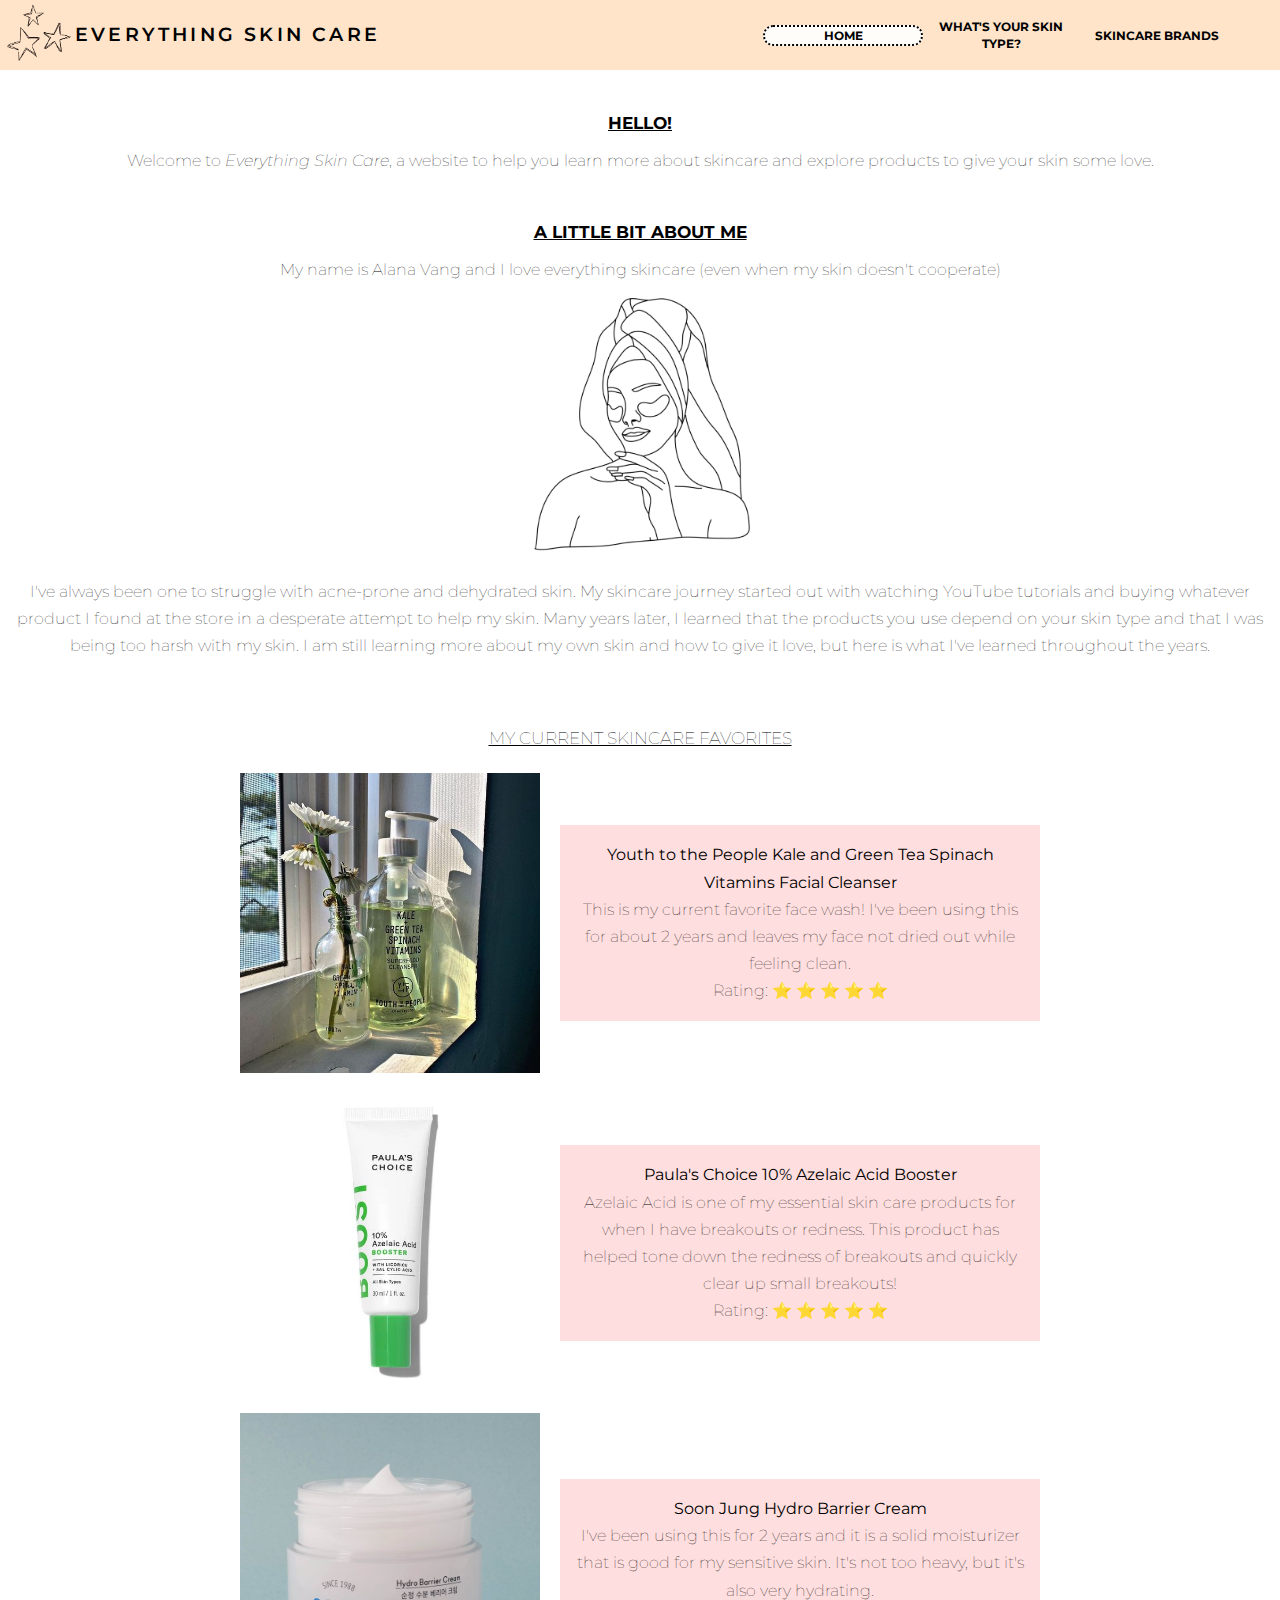
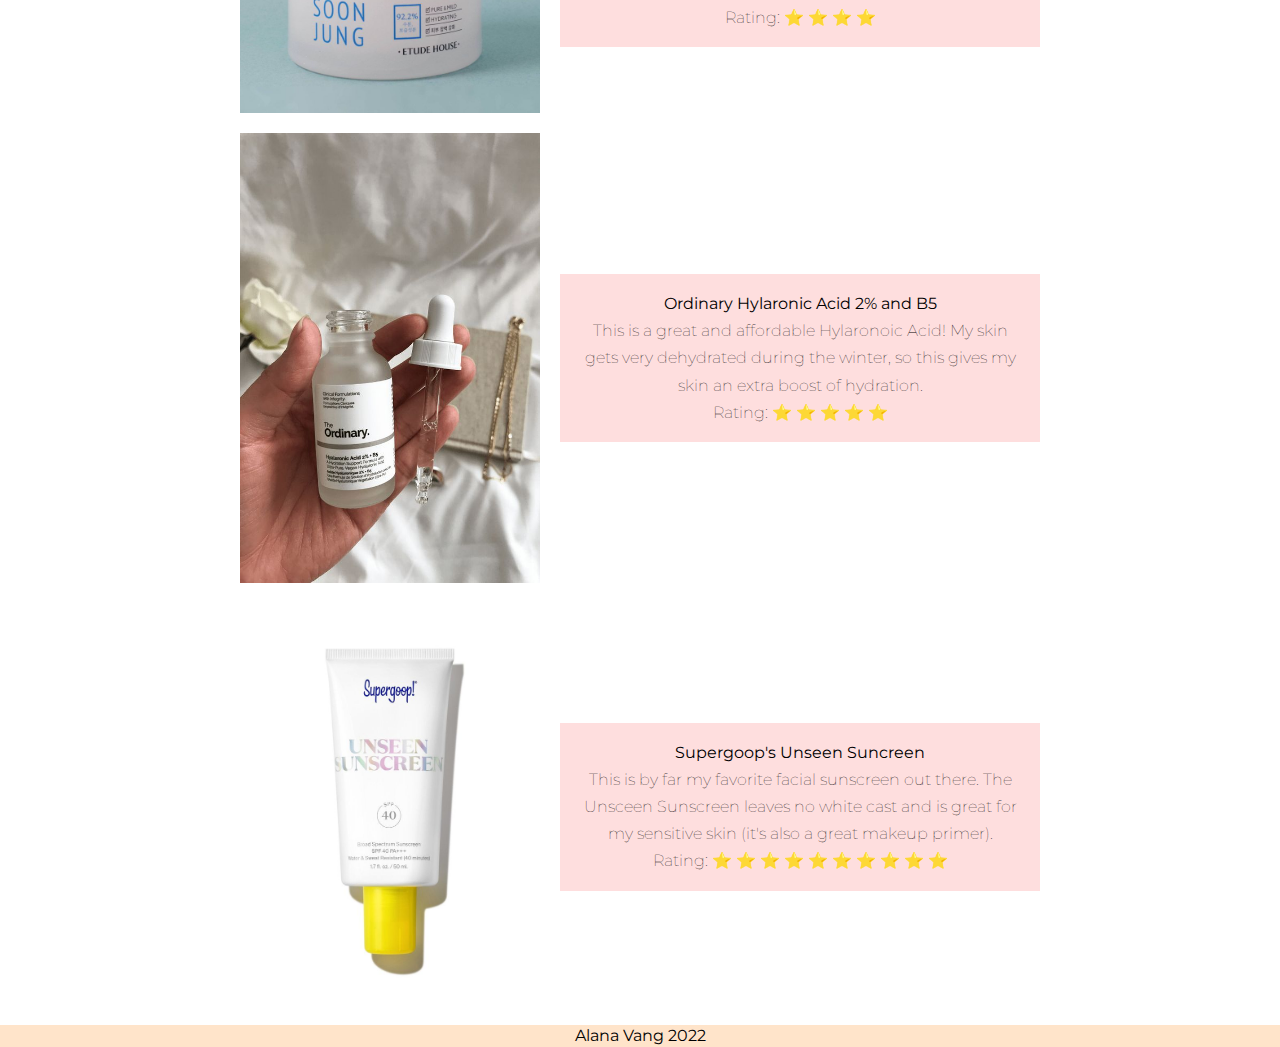
<file: index.html>
<!DOCTYPE html>
<html lang="en">
<head>
	<meta charset="UTF-8">
	<meta name="viewport" content="width=device-width, initial-scale=1.0">
  <link href='https://fonts.googleapis.com/css?family=Montserrat' rel='stylesheet'>
	<link rel="icon" href="images/star-icon.png">
	<link rel="stylesheet" href="css/html5reset.css">
	<link rel="stylesheet" href="css/style.css">
	<title>Home</title>
</head>
<body>
    <header class="header-nav">
      <a class="skip" href="#main">Skip to Main Content</a>
      <nav class="navbar"></nav>
      <h1 class="logo">Everything Skin Care</a>
        <img src="images/stars.png" alt="a drawing of two stars"></h1>
      <ul class="nav-menu">
        <li class="active"><a href="index.html">Home</a>
        </li>
        <li class="nav-item"><a href="skincare-type.html">What's Your Skin Type?</a></li>
        <li class="nav-item"><a href="skincare-brands.html">Skincare Brands</a></li> 
      </ul>
        </nav>
    </header>

	<main id="main">
        <div class="welcome">
            <h1>Hello!</h1>
            <p>Welcome to <em>Everything Skin Care</em>, a website to help you learn more about skincare and explore products to give your skin some love.</p>  
        </div>
      
        <div class="me-content">
          <h1> A little bit about me</h1>
          <p> My name is Alana Vang and I love everything skincare (even when my skin doesn't cooperate)</p>
          <img src="images/skincare-outline.png" alt="line drawing of a woman doing skincare">
          <p> I've always been one to struggle with acne-prone and dehydrated skin. My skincare journey started out with watching YouTube tutorials and buying whatever product I found at the store in a desperate attempt to help my skin. Many years later, I learned that the products you use depend on your skin type and that I was being too harsh with my skin. I am still learning more about my own skin and how to give it love, but here is what I've learned throughout the years. </p>
        </div>
          
        <div class="my-skincare">
          <h1> My Current Skincare Favorites</h1>
          <div class="favs-gallery">

            <img src="images/YTP-cleanser.jpeg" tabindex="0" alt="Youth to the People Kale and Green Tea Spinach Vitamins face wash"/>
            <p><strong>Youth to the People Kale and Green Tea Spinach Vitamins Facial Cleanser </strong> <br>
              This is my current favorite face wash! I've been using this for about 2 years and leaves my face not dried out while feeling clean. <br> Rating: &#11088 &#11088 &#11088 &#11088 &#11088</p>
            

            <img src="images/AA-cream.jpeg" alt="Paula's Choice 10% Azelaic Acid Booster bottle" tabindex="0"/>
            <p><strong>Paula's Choice 10% Azelaic Acid Booster</strong> <br>
              Azelaic Acid is one of my essential skin care products for when I have breakouts or redness. This product has helped tone down the redness of breakouts and quickly clear up small breakouts! <br> 
              Rating: &#11088 &#11088 &#11088 &#11088 &#11088 </p>

            <img src="images/soonjung-cream.jpeg" alt="Soon Jung Hydro Barrier Cream tub" tabindex="0"/>
            <p><strong> Soon Jung Hydro Barrier Cream</strong> <br>
              I've been using this for 2 years and it is a solid moisturizer that is good for my sensitive skin. It's not too heavy, but it's also very hydrating. 
              <br> Rating: &#11088 &#11088 &#11088 &#11088</p>
            
            <img src="images/h-acid.jpeg" alt="The Ordinary Hylaronic Acid 2% and B5 bottle" tabindex="0"/>
            <p><strong> Ordinary Hylaronic Acid 2% and B5</strong> <br>
                This is a great and affordable Hylaronoic Acid! My skin gets very dehydrated during the winter, so this gives my skin an extra boost of hydration. <br> Rating: &#11088 &#11088 &#11088 &#11088 &#11088</p>

            <img src="images/supergoop.jpeg" alt="Supergoop's Unseen Suncreen bottle" tabindex="0"/>
            <p><strong>Supergoop's Unseen Suncreen</strong> <br>
              This is by far my favorite facial sunscreen out there. The Unsceen Sunscreen leaves no white cast and is great for my sensitive skin (it's also a great makeup primer). <br> Rating: &#11088 &#11088 &#11088 &#11088 &#11088 &#11088 &#11088 &#11088 &#11088 &#11088
            </p>
          </div>
        </div>    
	</main>
	<footer>
		<p>Alana Vang 2022</p>
	</footer>
</body>
</html>
</file>
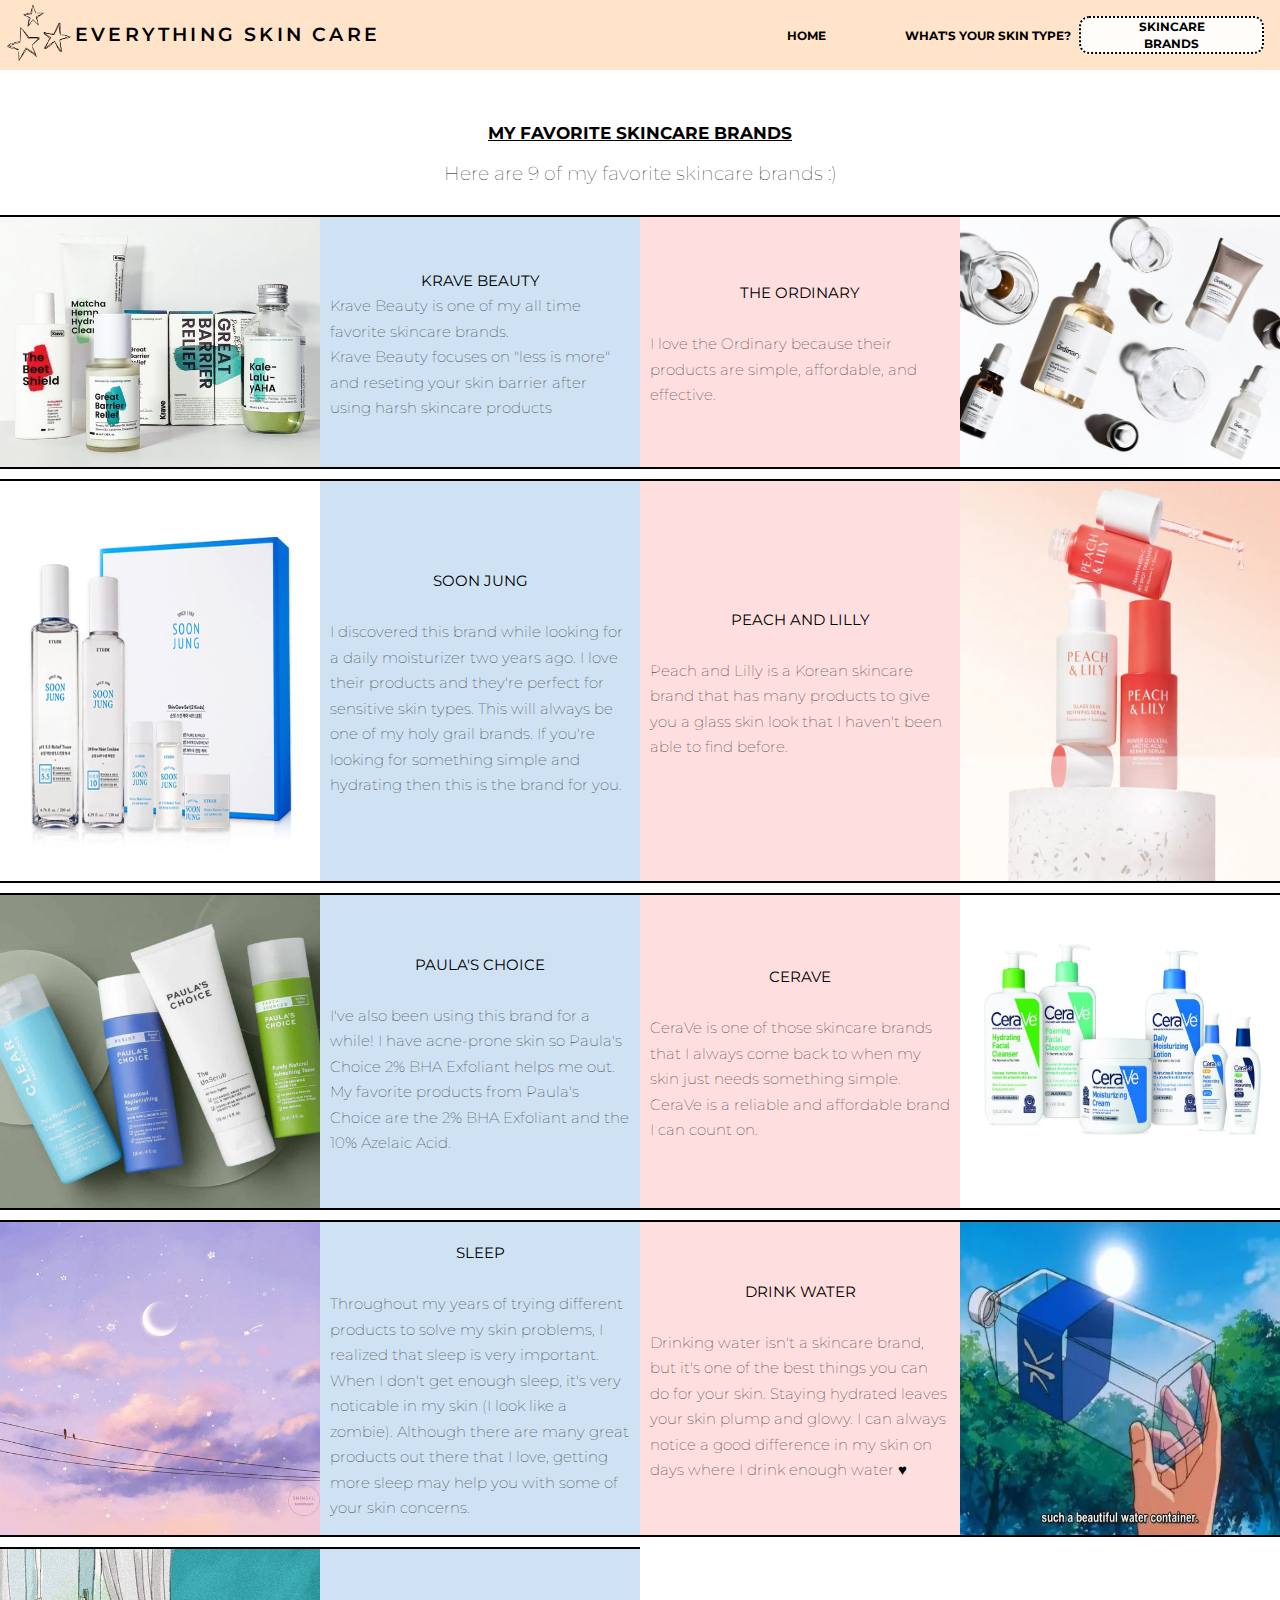
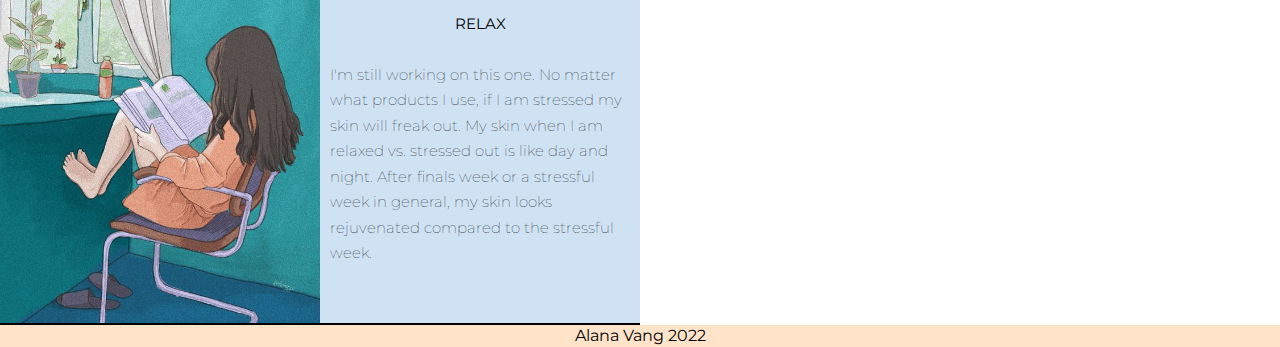
<file: skincare-brands.html>
<!DOCTYPE html>
<html lang="en">
<head>
	<meta charset="UTF-8">
	<meta name="viewport" content="width=device-width, initial-scale=1.0">
  <link href='https://fonts.googleapis.com/css?family=Montserrat' rel='stylesheet'>
	<link rel="icon" href="images/star-icon.png">
	<link rel="stylesheet" href="css/html5reset.css">
	<link rel="stylesheet" href="css/style.css">
	<title>My Favorite Skincare Brands</title>
</head>
<body>
    <header class="header-nav">
      <a class="skip" href="#main">Skip to Main Content</a>
      <nav class="navbar"></nav>
      <h1 class="logo">Everything Skin Care</a>
        <img src="images/stars.png" alt="a drawing of two stars"></h1>
      <ul class="nav-menu">
        <li class="nav-item"><a href="index.html">Home</a>
        </li>
        <li class="nav-item"><a href="skincare-type.html">What's Your Skin Type?</a></li>
        <li class="active1"><a href="skincare-brands.html">Skincare<br>Brands</a></li> 
      </ul>
        </nav>
    </header>

	<main id="main">
        <div class="brands">
            <h1>My favorite skincare brands</h1>
            <p> Here are 9 of my favorite skincare brands :) </p>
        </div>

        <div class="brand-gallery">
            <img id="pic1" src="images/krave-beauty.jpeg" alt="Krave Beauty skincare products" tabindex="0"/>
            <p id="pic1-txt"tabindex="0"><strong>KRAVE BEAUTY</strong> Krave Beauty is one of my all time favorite skincare brands. <br>
              Krave Beauty focuses on "less is more" and reseting your skin barrier after using harsh skincare products <br></p>
            
    
            <p id="pic2-txt" tabindex="0"><strong>THE ORDINARY</strong> <br>
              I love the Ordinary because their products are simple, affordable, and effective. </p>
            <img id="pic2" src="images/ordinary-brand.jpeg" alt="A variety of the ordinary products" tabindex="0"/>

            <img id="pic3" src="images/brand-soonjung.jpeg" alt="Soon Jung Products" tabindex="0"/>
            <p id="pic3-txt" tabindex="0"><strong> SOON JUNG </strong> <br> I discovered this brand while looking for a daily moisturizer two years ago. I love their products and they're perfect for sensitive skin types. This will always be one of my holy grail brands. If you're looking for something simple and hydrating then this is the brand for you. 
            </p>
            
            <p id="pic4-txt" tabindex="0"><strong> PEACH AND LILLY</strong> <br>
                Peach and Lilly is a Korean skincare brand that has many products to give you a glass skin look that I haven't been able to find before. </p>
            <img id="pic4" src="images/brands-peach.webp" alt="An assortment of skincare products from Peach and Lilly" tabindex="0"/>

            <img id="pic5" src="images/brands-paula.jpeg" alt="An assortment of skincare products from Paula's Choice" tabindex="0"/>
            <p id="pic5-txt" tabindex="0"><strong>PAULA'S CHOICE</strong> <br>
               I've also been using this brand for a while! I have acne-prone skin so Paula's Choice 2% BHA Exfoliant helps me out. My favorite products from Paula's Choice are the 2% BHA Exfoliant and the 10% Azelaic Acid.
            </p>

            <p id="pic6-txt" tabindex="0"><strong>CERAVE</strong> <br>
              CeraVe is one of those skincare brands that I always come back to when my skin just needs something simple. CeraVe is a reliable and affordable brand I can count on.
            </p>
            <img id="pic6" src="images/brands-cerave.jpeg" alt="An assortment of CeraVe skincare products" tabindex="0"/>

            <img id="pic7" src="images/brands-sleep.jpeg" alt="A cartoon of a purple sky and moon" tabindex="0"/>
            <p id="pic7-txt" tabindex="0"><strong>SLEEP</strong> <br>
              Throughout my years of trying different products to solve my skin problems, I realized that sleep is very important. When I don't get enough sleep, it's very noticable in my skin (I look like a zombie). Although there are many great products out there that I love, getting more sleep may help you with some of your skin concerns. 
            </p>

            <p id="pic8-txt" tabindex="0"><strong>DRINK WATER</strong> <br>
                Drinking water isn't a skincare brand, but it's one of the best things you can do for your skin. Staying hydrated leaves your skin plump and glowy. I can always notice a good difference in my skin on days where I drink enough water &#x2665;
            </p>
            <img id="pic8" src="images/water.jpeg" alt="cartoon of someone holding up a plastic water bottle" tabindex="0"/>

            <img id="pic9" src="images/relax.jpeg" alt="Cartoon girl sitting on a chair relaxing" tabindex="0"/>
            <p id="pic9-txt" tabindex="0"><strong>RELAX</strong> <br>
              I'm still working on this one. No matter what products I use, if I am stressed my skin will freak out. My skin when I am relaxed vs. stressed out is like day and night. After finals week or a stressful week in general, my skin looks rejuvenated compared to the stressful week.
            </p>


          </div>
	</main>
	
<footer>
    <p>Alana Vang 2022</p>
</footer>
	
</body>
</html>
</file>
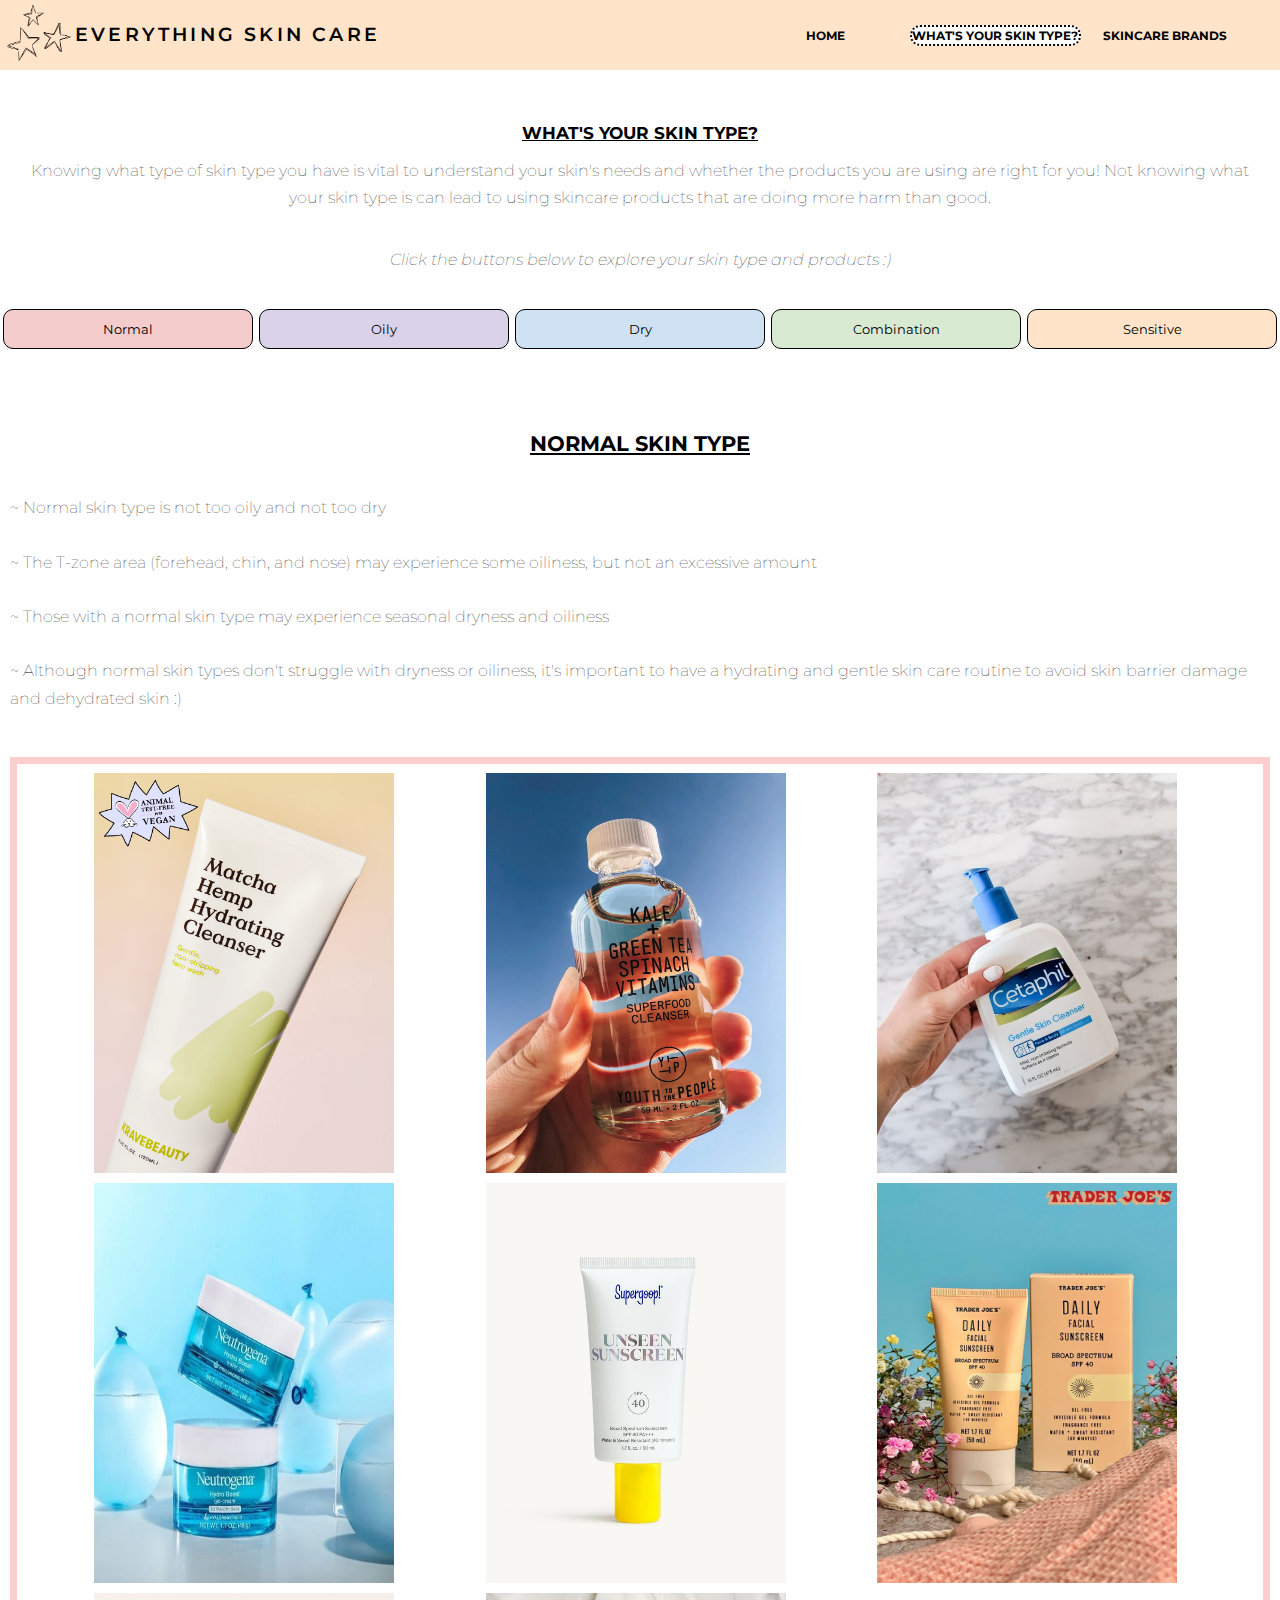
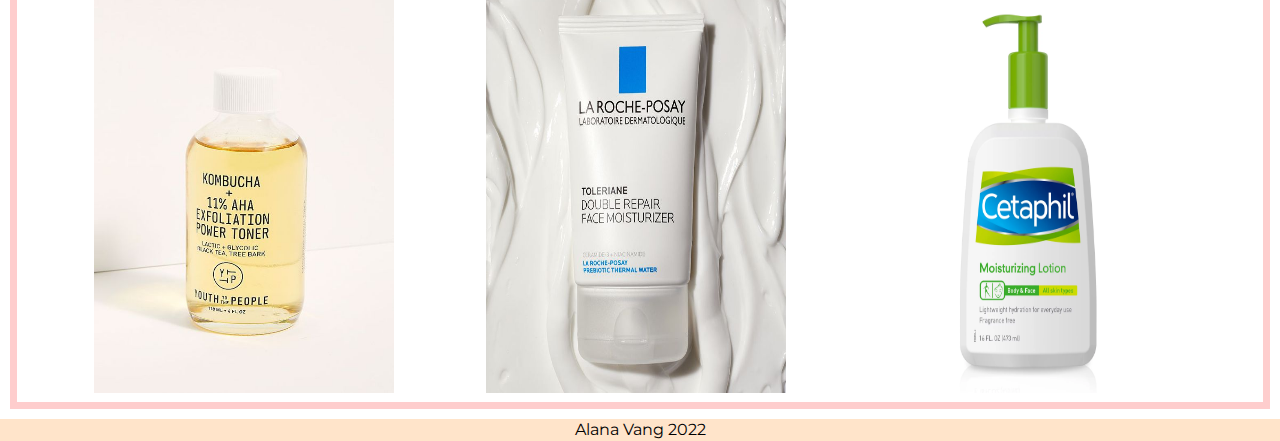
<file: skincare-type.html>
<!DOCTYPE html>
<html lang="en">
<head>
	<meta charset="UTF-8">
	<meta name="viewport" content="width=device-width, initial-scale=1.0">
    <link href='https://fonts.googleapis.com/css?family=Montserrat' rel='stylesheet'>
	<link rel="icon" href="images/star-icon.png">
	<link rel="stylesheet" href="css/html5reset.css">
	<link rel="stylesheet" href="css/style.css">
	<title>What's Your Skin Type?</title>
</head>
<body>
    <header class="header-nav">
      <a class="skip" href="#main">Skip to Main Content</a>
      <nav class="navbar"></nav>
      <h1 class="logo">Everything Skin Care</a>
        <img src="images/stars.png" alt="a drawing of two stars"></h1>
      <ul class="nav-menu">
        <li class="nav-item"><a href="index.html">Home</a>
        </li>
        <li class="active"><a href="skincare-type.html">What's Your Skin Type?</a></li>
        <li class="nav-item"><a href="skincare-brands.html">Skincare Brands</a></li> 
      </ul>
        </nav>
    </header>

    <main id="main">
        <div class="skintypes">
            <h1>What's your skin type?</h1>
            <p> Knowing what type of skin type you have is vital to understand your skin's needs and whether the products you are using are right for you! Not knowing what your skin type is can lead to using skincare products that are doing more harm than good. </p>
            <p><em> Click the buttons below to explore your skin type and products :) </em> </p>
        </div>

        <div class="buttons">
            <button id="normal" type="button">Normal</button>
            <button id="oily" type="button">Oily</button>
            <button id="dry" type="button">Dry</button>
            <button id="combo" type="button">Combination</button>
            <button id="sensitive" type="button">Sensitive</button>
        </div>  

        <!-- skintype info that will change depending on the button clicked -->
        <div id="skintype-info">
            <h1 id="type" tabindex="0">Normal Skin Type</h1>
            <p id="skin-description">~ Normal skin type is not too oily and not too dry <br>&nbsp;<br> ~ The T-zone area (forehead, chin, and nose) may experience some oiliness, but not an excessive amount <br>&nbsp;<br> ~ Those with a normal skin type may experience seasonal dryness and oiliness <br>&nbsp;<br> ~ Although normal skin types don't struggle with dryness or oiliness, it's important to have a hydrating and gentle skin care routine to avoid skin barrier damage and dehydrated skin :)</p>
        </div>
        
        <div class="row">
            <div class="column">
                <div class="container" tabindex="0">
                  <img id="img1" src="images/normal-matcha.webp" alt="Krave Beauty Matcha Hemp Hydrating Cleanser tube" class="image">
                  <div class="overlay" tabindex="0" >
                    <div id="txt1" class="text">Krave Beauty's Matcha Hemp Hydrating Cleanser</div>
                  </div>
                </div>
            </div>

            <div class="column">
                <div class="container" tabindex="0">
                  <img id="img2" src="images/YTP.webp" alt="Youth To The People Superfood Cleanser bottle"  class="image">
                  <div class="overlay" tabindex="0">
                    <div id="txt2" class="text">Youth To The People Superfood Cleanser</div>
                  </div>
                </div>
            </div>

            <div class="column">
                <div class="container" tabindex="0">
                  <img id="img3" src="images/normal-ceta.jpeg" alt="Cetaphil Gentle Skin Cleanser bottle" class="image">
                  <div class="overlay" tabindex="0">
                    <div id="txt3" class="text">Cetaphil Gentle Skin Cleanser</div>
                  </div>
                </div>
            </div>

            <div class="column">
                <div class="container" tabindex="0">
                  <img id="img4" src="images/normal-hydroboost.jpeg" alt="Two Neutrogena Hydro Boost Water Gel bottles with water balloons in the background" class="image">
                  <div class="overlay" tabindex="0">
                    <div id="txt4" class="text">Neutrogena Hydro Boost Water Gel</div>
                  </div>
                </div>
            </div>

            <div class="column">
                <div class="container" tabindex="0">
                  <img id="img5" src="images/normal-supergoop.jpeg" alt="Supergoop Unseen Sunscreen bottle" class="image">
                  <div class="overlay" tabindex="0">
                    <div id="txt5" class="text">Supergoop Unseen Sunscreen</div>
                  </div>
                </div>
            </div>

            <div class="column"> 
                <div class="container" tabindex="0">
                  <img id="img6" src="images/tjs-suncreen.jpeg" alt="Two Trader Joe's Daily Facial Sunscreen SPF 40 bottles" class="image">
                  <div class="overlay" tabindex="0">
                    <div id="txt6" class="text">Trader Joe's Daily Facial Sunscreen SPF 40 (a good dupe for the Supergoop Unseen Sunscreen</div>
                  </div>
                </div>
            </div>

            <div class="column">
                <div class="container" tabindex="0">
                  <img id="img7" src="images/normal-YTP-exfoliant.jpeg" alt="Youth to The People Kombucha Exfoliation Power Toner bottle" class="image">
                  <div class="overlay" tabindex="0">
                    <div id="txt7" class="text">Youth to The People Kombucha Exfoliation Power Toner</div>
                  </div>
                </div>
            </div>

            <div class="column">
                <div class="container" tabindex="0">
                  <img id="img8" src="images/normal-laroche.jpeg" alt="La Roche-Posay Toleriane Double Repair Face Moisturizer bottle" class="image">
                  <div class="overlay" tabindex="0">
                    <div id="txt8" class="text">La Roche-Posay Toleriane Double Repair Face Moisturizer</div>
                  </div>
                </div>
            </div>

            <div class="column">
                <div class="container" tabindex="0">
                  <img id="img9" src="images/normal-ceta-lotion.webp" alt="Cetaphil Moisturizing Lotion bottle" class="image">
                  <div class="overlay" tabindex="0">
                    <div id="txt9" class="text">Cetaphil Moisturizing Lotion</div>
                  </div>
                </div>
            </div>
          </div>
          
        
	</main>
  <script src ="js/skincaretype.js"></script>
	<footer>
		<p>Alana Vang 2022</p>
	</footer>
</body>
</html>
</file>
<file: css/style.css>
@import url(https://fonts.googleapis.com/css?family=Montserrat);

html {
    font-family: 'Montserrat';
    cursor: url(https://cur.cursors-4u.net/nature/nat-11/nat1034.ani), url(https://cur.cursors-4u.net/nature/nat-11/nat1034.gif), auto;
}

header {
    position: fixed; 
    top: 0; 
    width: 100%; 
    z-index: 1;
}

body{
    margin:0;
    padding-top: 80px;
}


.skip{
    position:absolute;
    top:-10000px;
}

.skip:focus{
    position:static;
    margin-right: 30px;
}

.header-nav{
    display:flex;
    flex-direction: column;
    flex-wrap: wrap;
    justify-content: center;
    align-items: center;
    line-height: 1rem;
    overflow:hidden;
    margin-bottom: 0.5rem;
    background-color: #FFE4CA;
    height: 120px;
    text-transform: uppercase;
    font-weight: 700;
    
    
}

.nav-menu{
    list-style:none;
    display:flex;
    justify-content:space-around;
    align-self: center;
    justify-content: center;
    margin:0;
}


.header-nav img {
    width: 75px;
}

.nav-item, .active, .active1{
    flex: 1 0 50%;
    text-align: center;
    vertical-align: middle;
    margin: auto;
    
}


a{
    text-decoration: none;
    font-size: 12px;
    color: black;
    
}

.nav-item:hover{
    background-color: rgba(255, 255, 255, 0.822);
    border:2px black solid;
    border-radius: 10px;
    /* height: auto; */
}

.nav-item:focus{
    background-color: rgba(255, 255, 255, 0.822);
    border:2px black solid;
    border-radius: 20px;
}

.active, .active1{
    background-color: rgb(255, 255, 255, 0.9);
    border-radius: 10px;
    vertical-align: middle;
    border: 2px black dotted;
}

ul.nav-menu:nth-child(2){
    width:auto;
}


h1.logo{
    display:flex;
    /* align-self: flex-start; */
    text-decoration: none;
    letter-spacing: 0.2rem;
    /* padding: 0.8rem; */
    font-size:19px;
    font-weight:600;
    align-items:center;
    /* white-space: nowrap; */
}

.nav-item:nth-child(3){
    width: 30px;
}

.nav-item:nth-child(2){
    width: 150px;
}

.welcome, .me-content, .my-skincare, .skintypes, #skintype-info, .brands{
    margin: 10px;
    padding:5px;
}

.welcome img, .skintypes img, .brands img{
    width: 60px;
    margin-left: -15px;
    padding-top: 5px;
}

.welcome h1, .me-content h1, .my-skincare h1, .skintypes h1, #type, .brands h1{
    font-size: 17px;
    text-transform: uppercase;
    text-decoration: underline;
    text-align: center;
}

.welcome p, .me-content p, .my-skincare p, .skintypes p, #skin-description{
    padding-top: 15px;
    font-weight: lighter;
    line-height: 1.7;
    text-align: center;
}

.me-content h1, .my-skincare h1, .skintypes h1, #type, .brands h1, .welcome{
    margin-top: 60px;
}

.me-content, .my-skincare{
    border-top-width: 15px;
}


.me-content img{
    display: block;
    margin-left: auto;
    margin-right: auto;
    width: 40%;
}

.favs-gallery{
    display:grid;
    grid-template-columns: 1 1fr;
    gap: 20px;
    align-items: center;
    max-width: 800px;
    margin: 0 auto;
}

.favs-gallery img{
    max-width: 100%;
    height:auto;
    justify-self:center;
}

.favs-gallery img:hover{
    border: 5px rgba(254, 200, 200, 0.9) solid;
}

.favs-gallery img:focus{
    border: 5px rgba(254, 200, 200, 0.9) solid;
}


.favs-gallery p{
position: relative;
padding: 1rem;
background: rgba(white, 0.8);
font-weight: lighter;
background-color:rgba(254, 200, 200, 0.5);
}

#pic1{
    order:16
}

#pic1-txt{
    order:17;
}

#pic2{
    order:14;
}

#pic2-txt{
    order:15;
}

#pic8{
    order: 12;
}

#pic8-txt{
    order:13;
}

#pic4{
    order:10;
}

#pic4-txt{
    order:11;
}

#pic6-txt{
    order:9;
}

#pic6{
    order:8;
}



footer p{
    font-size: medium;
    background-color: #FFE4CA;
    padding: 3px;
    text-align: center;
}

.skintypes p{
    margin-bottom: 20px;
}

.buttons{
    display:flex;
    justify-content: space-around;
    height:100%
    
}


button{
   background-color: #FFE4CA;
   height:30px;
   border-radius: 10px;
   font-family: 'Montserrat';
   border:black 1px solid;
   color: black;
}


button:hover{
    border:black 4px dotted;
    height:40px;

}

button:focus{
    border:black 4px solid;
}


.row{
    display:flex;
    flex-wrap:wrap;
    gap: 10px;
    padding:9px 5px;
    justify-content: space-evenly;
    margin:10px;
    border: 7px rgba(254, 200, 200, 0.9) solid;
}

.column{
    max-width: 100%;
    justify-content: space-around;
}

.column img{
    vertical-align:middle;
    width: 100%;
    height: 400px;
}

.container {
    position: relative;
    width: 300px;
  }

.overlay {
    position: absolute;
    top: 0;
    bottom: 0;
    left: 0;
    right: 0;
    height: 100%;
    opacity: 0;
    background-color: black;
  }

  .container:hover .overlay {
    opacity: 0.85;
    border: 5px black solid;
  }

  .container:focus .overlay {
    opacity: 0.85;
    border: 5px black solid;
  }

  .text {
    color: white;
    font-size: 20px;
    position: absolute;
    top: 50%;
    text-align: center;
  }

  #type{
    font-size: 130%;
    text-align: center;
  }

  #skintype-info, .my-skincare h1{
    margin: 50px 0 20px 0;
  }

  #skin-description{
    padding: 40px 0 20px 5px;
    
  }
  
  .my-skincare img:hover{
    border: 5px #f4cccc solid ;
  }

  #normal{
    background-color: #f4cccc;
    transition: background-color 0.5s ease;
    transition: width 0.5s ease;
  }

  #normal:hover{
    background-color: #f9adad;
    width: 60%;
    border:black 4px dotted;
  }

  #oily, #dry, #combo, #sensitive{
    transition: background-color 0.5s ease;
    transition: width 0.5s ease;
  }

  #oily:hover, #dry:hover, #combo:hover, #sensitive:hover{
    width: 60%;
  }

  #oily{
    background-color:#d9d2e9;
  }

  #oily:hover{
    background-color:#b7acd0;
  }

  #dry{
    background-color: #cfe2f3;
  }

  #dry:hover{
    background-color: #9ac8ef;
  }

  #combo{
    background-color: #d9ead3;
  }

  #combo:hover{
    background-color: #b4daa6;
  }

  #sensitive:hover{
    background-color: #fcc897;
  }

  .brands p, .brands h1, .my-skincare h1{
    text-align: center;
  }


  .my-skincare h1{
    padding-top: 15px;
    font-weight: lighter;
    line-height: 1.7;
  }

  .brand-gallery{
    display:grid;
    row-gap: 10px;
     
  }

  .brand-gallery img{
    border-top: 2px solid black;
    border-bottom: 2px solid blacK;
    width:100%;
  }
  .brand-gallery p{
    align-items: center;
    background-color: #d0e9c6;
  }


  .brand-gallery p:nth-child(2),.brand-gallery p:nth-child(6),.brand-gallery p:nth-child(10), .brand-gallery p:nth-child(14), .brand-gallery p:nth-child(18){
    background-color:#e8f4c9;
}


  .brand-gallery img:focus, .brand-gallery p:focus{
    border:9px black dotted;
  }


  .brand-gallery p, .brands p{
    display:flex;
    flex-direction: column;
    justify-content: center;
    font-size: 15px;
    padding:10px;
    padding-top: 15px;
    font-weight: lighter;
    line-height: 1.7;
  }

  #skin-description{
    text-align: start;
  }
 


/*IPAD SCREEN */
@media screen and (min-width: 768px){

    .h1, .logo{
        flex-direction: row-reverse;
        align-self: flex-start;
    }

    .nav-item, .active, .active1{
        flex: 1 0 70%;
    }


    .row{
        flex-direction: row-reverse;
    }

    .favs-gallery p{
        position: relative;
        margin: -6rem 0 2rem 1rem;
        padding: 1rem;
        background-color: rgba(254, 200, 200, 0.80)
    }

    button{
        width:100px;
    }

    

    .brand-gallery{
        grid-template-columns: repeat(2, 1fr);
    }


    .brand-gallery p{
        border-top: 2px solid black;
        border-bottom: 2px solid black;
        background-color: #d0e9c6;
      }

    .brand-gallery p:nth-child(2),.brand-gallery p:nth-child(6),.brand-gallery p:nth-child(10), .brand-gallery p:nth-child(14), .brand-gallery p:nth-child(18){
        background-color:#cfe2f3;
    }

        
    #pic1{
        order:1;
    }

    #pic1-txt{
        order:2;
    }

    #pic2-txt{
        order:3;
    }

    #pic2{
        order:4;
    }

    #pic3-txt{
        order:6;
    }

    #pic3{
        order:5;
    }

    #pic4-txt{
        order:7;
    }

    #pic4{
        order:8;
    }

    #pic5{
        order:9;
    }
    
    #pic5-txt{
        order:10;
    }

    #pic6-txt{
        order:11;
    }

    #pic6{
        order:12;
    }

    #pic7{
        order:13;
    }

    #pic7-txt{
        order:14;
    }

    #pic8-txt{
        order:15;
    }

    #pic8{
        order:16;
    }

    #pic9{
        order:17;
    }

    #pic9-txt{
        order:18;
    }

  

}

/* DESKTOP */
@media screen and (min-width: 1024px){
    
    header.header-nav{
        height: 70px;
    }

    .me-content h1, .my-skincare h1, .skintypes h1, #type, .brands h1, .welcome{
        margin-top: 30px;
    }

    .row{
        flex-direction: row;
    }

    .favs-gallery{
        grid-template-columns: 300px 1fr;
        gap: 20px;
        align-self: center;
        max-width: 800px;
        margin: 0 auto;
    }

    .favs-gallery p{
        margin: auto;
        background-color: rgba(254, 200, 200, 0.6);
    }

    button{
        width:250px;
        height:40px;
    }

    .me-content img{
        width: 20%;
    }

    .column{
        flex-basis: 25%;
    }

    .brand-gallery{
        display: grid;
        grid-template-columns: repeat(4, 1fr);
      }

    .brand-gallery p{
        background-color: rgba(254, 200, 200, 0.6);
    }

    .brands p{
        font-size: larger;
    }


    #pic2, #pic1{
        height:250px
    }

    #pic3, #pic4{
        height:400px;
    }

    #pic6, #pic8, #pic5, #pic7{
        height:313px;
    }
}

@media screen and (prefers-reduced-motion) {
    #normal, #oily, #dry, #combo, #sensitive{
        transition:none;
      }

     #oily:hover, #dry:hover, #combo:hover, #sensitive:hover, #normal:hover{
        width: 30%;
      }
    
      
}
</file>
